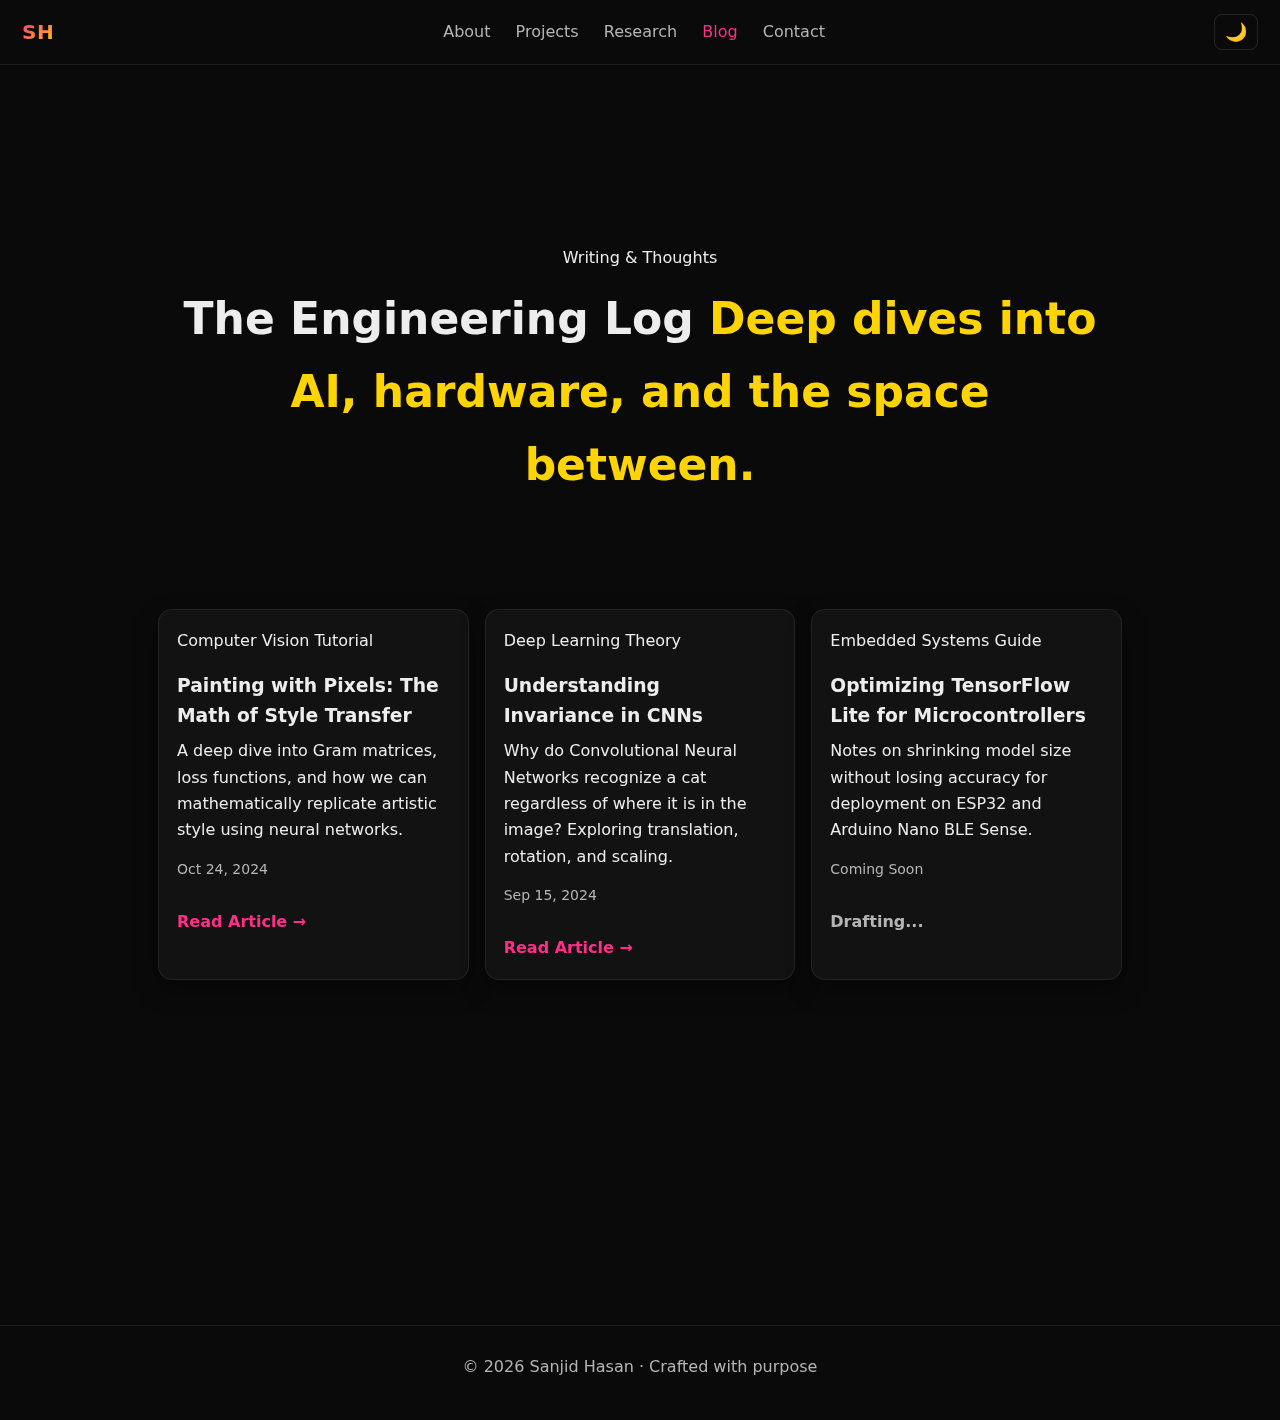
<file: blog.html>
<!DOCTYPE html>
<html lang="en">
<head>
  <meta charset="UTF-8" />
  <meta name="viewport" content="width=device-width, initial-scale=1" />
  <title>Blog | Sanjid Hasan</title>

  <link rel="preconnect" href="https://fonts.googleapis.com">
  <link rel="preconnect" href="https://fonts.gstatic.com" crossorigin>
  <link href="https://fonts.googleapis.com/css2?family=Inter:wght@300;400;500;600;700&family=Playfair+Display:wght@600;700&display=swap" rel="stylesheet">
  <link rel="stylesheet" href="assets/css/style.css" />

  <meta name="description" content="Thoughts, tutorials, and research notes by Sanjid Hasan." />
</head>
<body>
  <header class="site-nav">
    <a class="logo" href="index.html" aria-label="Home">SH</a>
    <nav>
      <a href="index.html#about">About</a>
      <a href="index.html#projects">Projects</a>
      <a href="index.html#research">Research</a>
      <a href="blog.html" class="active" style="color: var(--accent);">Blog</a> <a href="index.html#contact">Contact</a>
    </nav>
    <button id="themeToggle" aria-label="Toggle theme">🌙</button>
  </header>

  <main>
    <section class="hero reveal" style="padding-bottom: 40px; min-height: auto;">
      <div class="hero-content">
        <p class="eyebrow">Writing & Thoughts</p>
        <h1>
          The Engineering Log
          <span>Deep dives into AI, hardware, and the space between.</span>
        </h1>
      </div>
    </section>

    <section class="reveal">
      <div class="cards">
        
        <article class="card">
          <div class="pill-row" style="margin: 0 0 16px;">
            <span class="pill">Computer Vision</span>
            <span class="pill">Tutorial</span>
          </div>
          <h3>Painting with Pixels: The Math of Style Transfer</h3>
          <p>A deep dive into Gram matrices, loss functions, and how we can mathematically replicate artistic style using neural networks.</p>
          <div class="hero-meta" style="margin-top: 0; gap: 12px; border: none; padding: 0;">
            <span class="meta-value" style="font-size: 14px; color: var(--muted);">Oct 24, 2024</span>
          </div>
          <br>
          <a class="card-link" href="https://medium.com/@sanjidh090/painting-with-pixels-the-mathematics-of-style-transfer-ba9b9dd09d92" target="_blank">Read Article →</a>
        </article>

        <article class="card">
          <div class="pill-row" style="margin: 0 0 16px;">
            <span class="pill">Deep Learning</span>
            <span class="pill">Theory</span>
          </div>
          <h3>Understanding Invariance in CNNs</h3>
          <p>Why do Convolutional Neural Networks recognize a cat regardless of where it is in the image? Exploring translation, rotation, and scaling.</p>
          <div class="hero-meta" style="margin-top: 0; gap: 12px; border: none; padding: 0;">
            <span class="meta-value" style="font-size: 14px; color: var(--muted);">Sep 15, 2024</span>
          </div>
          <br>
          <a class="card-link" href="https://dev.to/sanjidh090/what-is-invariencewhy-do-we-need-2n5f" target="_blank">Read Article →</a>
        </article>

        <article class="card">
          <div class="pill-row" style="margin: 0 0 16px;">
            <span class="pill">Embedded Systems</span>
            <span class="pill">Guide</span>
          </div>
          <h3>Optimizing TensorFlow Lite for Microcontrollers</h3>
          <p>Notes on shrinking model size without losing accuracy for deployment on ESP32 and Arduino Nano BLE Sense.</p>
          <div class="hero-meta" style="margin-top: 0; gap: 12px; border: none; padding: 0;">
            <span class="meta-value" style="font-size: 14px; color: var(--muted);">Coming Soon</span>
          </div>
          <br>
          <span class="card-link" style="color: var(--muted); cursor: default;">Drafting...</span>
        </article>

      </div>
    </section>

    <section class="reveal">
      <div class="glass-card" style="text-align: center; max-width: 600px; margin: 0 auto;">
        <h3>Stay Updated</h3>
        <p>I write about once a month. No spam, just engineering.</p>
        <div class="cta" style="justify-content: center;">
          <a class="btn" href="https://medium.com/@sanjidh090" target="_blank">Subscribe on Medium</a>
          <a class="btn ghost" href="index.html#contact">Contact Me</a>
        </div>
      </div>
    </section>

  </main>

  <footer>
    <p>© <span id="year"></span> Sanjid Hasan · Crafted with purpose</p>
  </footer>

  <script src="assets/js/script.js"></script>
</body>
</html>
</file>
<file: assets/css/style.css>
:root{
  --bg:#0a0a0a;
  --text:#ededed;
  --muted:#b5b5b5;
  --card:#121212;
  --accent:#ff2e88;
  --accent-2:#ffd400;
  --shadow:0 10px 24px rgba(0,0,0,.35);
}
:root.light{
  --bg:#ffffff;
  --text:#0e0e0e;
  --muted:#4a4a4a;
  --card:#f7f7f7;
  --accent:#cc0c6a;
  --accent-2:#7a5dfd;
  --shadow:0 10px 24px rgba(0,0,0,.08);
}

*{box-sizing:border-box}
html,body{margin:0;padding:0}
body{
  font-family:'Poppins',system-ui,-apple-system,Segoe UI,Roboto,Ubuntu,Cantarell,'Helvetica Neue',sans-serif;
  background:var(--bg); color:var(--text); line-height:1.65;
}

.site-nav{
  position:sticky; top:0; z-index:50;
  display:flex; align-items:center; justify-content:space-between;
  padding:14px 22px; backdrop-filter:saturate(120%) blur(6px);
  background:color-mix(in oklab, var(--bg) 85%, transparent);
  border-bottom:1px solid color-mix(in oklab, var(--text) 8%, transparent);
}
.site-nav .logo{
  text-decoration:none; color:var(--text); font-weight:700; letter-spacing:.5px;
  background:linear-gradient(135deg,var(--accent),var(--accent-2));
  -webkit-background-clip:text; background-clip:text; color:transparent; font-size:20px;
}
.site-nav nav a{
  text-decoration:none; color:var(--muted); margin:0 10px; font-weight:500;
}
.site-nav nav a:hover{ color:var(--text); }
#themeToggle{
  font-size:18px; background:none; border:1px solid color-mix(in oklab, var(--text) 12%, transparent);
  color:var(--text); border-radius:8px; padding:6px 10px; cursor:pointer;
}

main{max-width:1000px; margin:0 auto; padding:10px 18px 80px}

.hero{
  display:grid; place-items:center; text-align:center; padding:110px 12px 80px;
}
.hero h1{font-size:44px; margin:0 0 8px}
.hero h1 span{ color:var(--accent-2); }
.hero .tag{ color:var(--muted); font-size:18px; }
.cta{margin-top:20px; display:flex; gap:12px; justify-content:center; flex-wrap:wrap}

section{margin:60px 0}
h2{font-size:28px; margin:0 0 14px}
p{margin:0 0 12px}

.skills-grid{
  display:grid; gap:12px; grid-template-columns:repeat(auto-fit,minmax(220px,1fr));
}
.skill-card{
  background:var(--card); padding:16px; border-radius:14px; box-shadow:var(--shadow);
  border:1px solid color-mix(in oklab, var(--text) 8%, transparent);
}

.cards{
  display:grid; gap:16px; grid-template-columns:repeat(auto-fit,minmax(260px,1fr));
}
.card{
  background:var(--card); padding:18px; border-radius:14px; box-shadow:var(--shadow);
  border:1px solid color-mix(in oklab, var(--text) 8%, transparent);
}
.card h3{margin:0 0 6px}
.card-link{ color:var(--accent); text-decoration:none; font-weight:600 }
.card-link:hover{ text-decoration:underline }

.k-cols{
  display:grid; gap:20px; grid-template-columns:repeat(auto-fit,minmax(260px,1fr));
}
.list{padding-left:18px; margin:8px 0}
.center{text-align:center}

.contact-grid{
  display:grid; gap:8px; grid-template-columns:repeat(auto-fit,minmax(240px,1fr));
}

.btn{
  background:var(--accent); color:white; padding:10px 14px; border-radius:10px;
  text-decoration:none; font-weight:600; border:none; cursor:pointer;
  box-shadow:var(--shadow); transition:transform .15s ease;
}
.btn:hover{ transform:translateY(-1px) }
.btn.ghost{
  background:transparent; color:var(--text);
  border:1px solid color-mix(in oklab, var(--text) 16%, transparent);
}

footer{
  text-align:center; padding:28px; border-top:1px solid color-mix(in oklab, var(--text) 8%, transparent);
  color:var(--muted)
}

/* reveal-on-scroll */
.reveal{ opacity:0; translate:0 12px; transition:opacity .6s ease, translate .6s ease; }
.reveal.visible{ opacity:1; translate:0 0; }

/* small screens */
@media (max-width:560px){
  .hero h1{font-size:34px}
}
</file>
